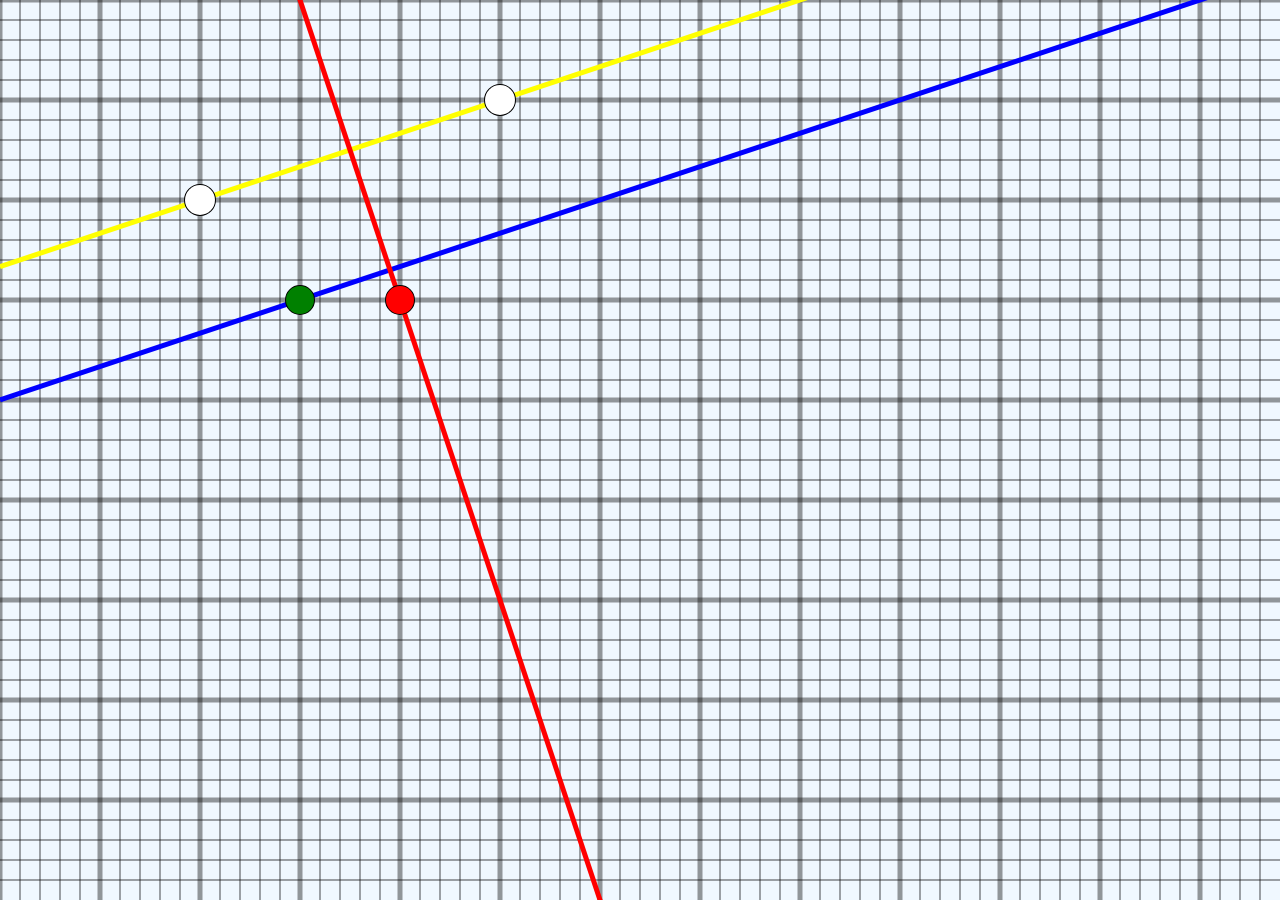
<file: html/11/index.html>
<!DOCTYPE html>
<html lang="en">
<head>
    <link rel="stylesheet" href="style.css">
    <meta charset="UTF-8">
    <meta http-equiv="X-UA-Compatible" content="IE=edge">
    <meta name="viewport" content="width=device-width, initial-scale=1.0">
    <title>11</title>
</head>
<body>
    <canvas id="canvas"></canvas>
    <script src="../../library/GraphBackGround.js"></script>
    <script src="../../library/Point.js"></script>
    <script src="../../library/LinearFunction.js"></script>
    <script src="script.js"></script>
</body>
</html>
</file>
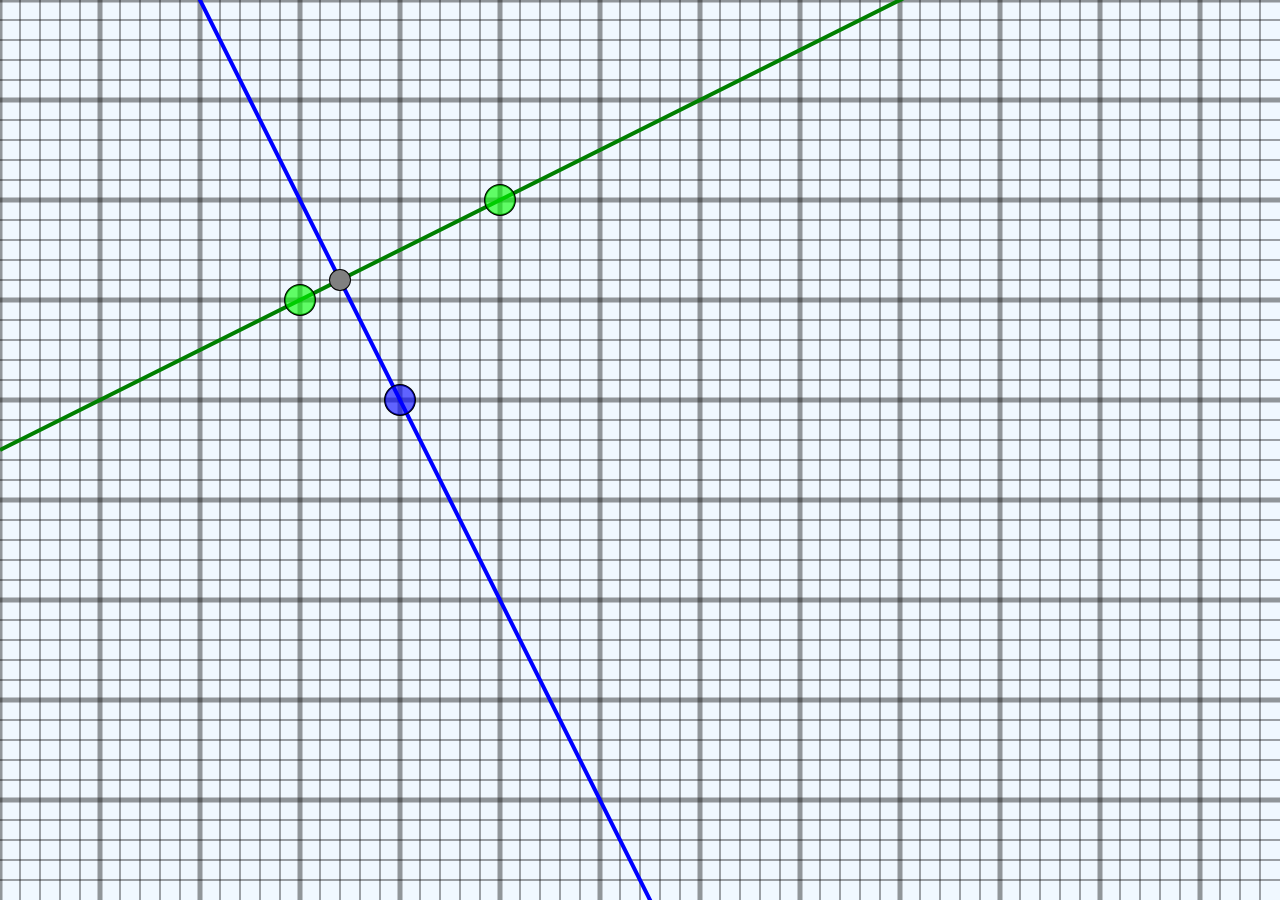
<file: html/12/index.html>
<!DOCTYPE html>
<html lang="en">
<head>
    <link rel="stylesheet" href="style.css">
    <meta charset="UTF-8">
    <meta http-equiv="X-UA-Compatible" content="IE=edge">
    <meta name="viewport" content="width=device-width, initial-scale=1.0">
    <title>12</title>
</head>
<body>
    <canvas id="canvas"></canvas>
    <script src="../../library/GraphBackGround.js"></script>
    <script src="../../library/Point.js"></script>
    <script src="../../library/LinearFunction.js"></script>
    <script src="script.js"></script>
</body>
</html>
</file>
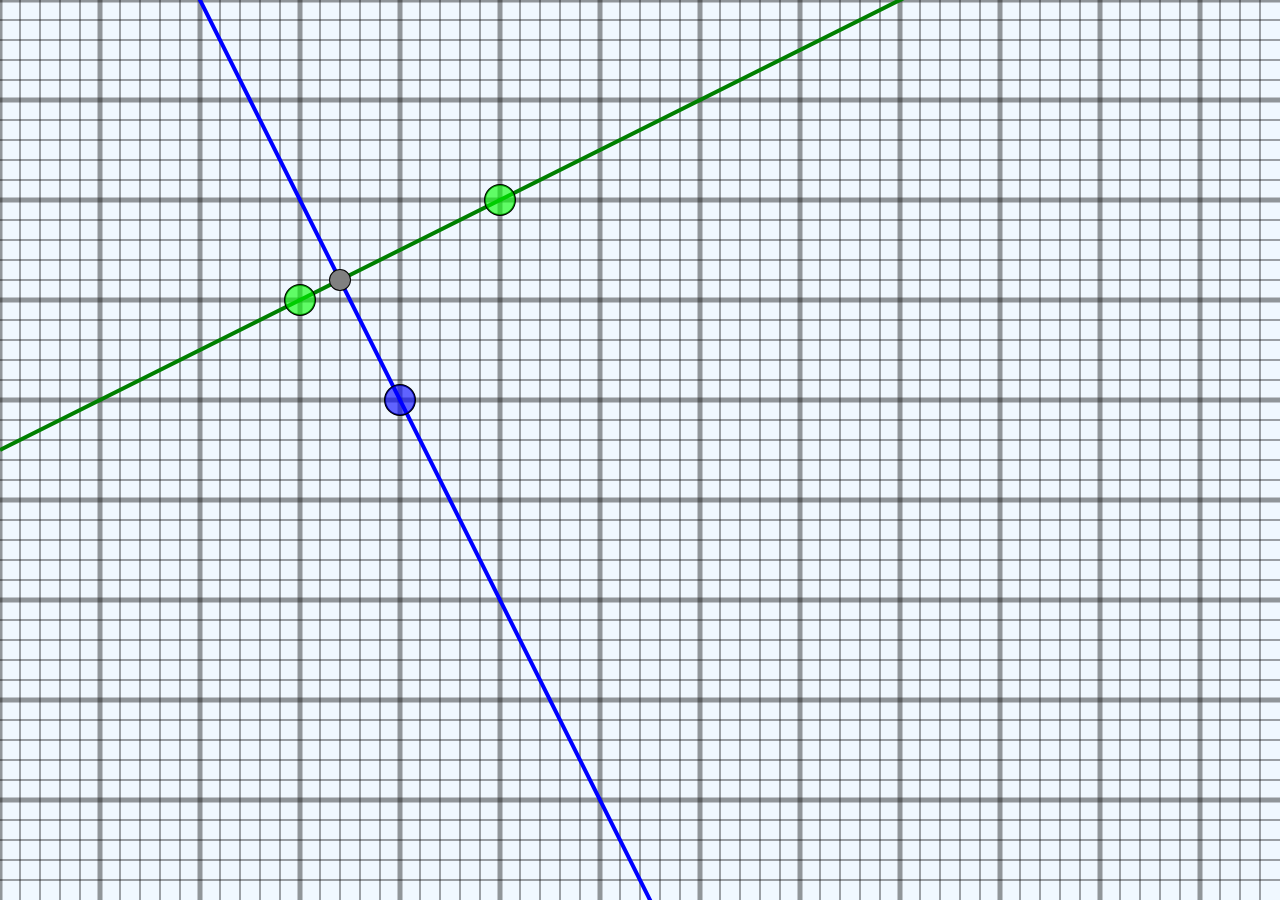
<file: html/12intersection/index.html>
<!DOCTYPE html>
<html lang="en">
<head>
    <link rel="stylesheet" href="style.css">
    <meta charset="UTF-8">
    <meta http-equiv="X-UA-Compatible" content="IE=edge">
    <meta name="viewport" content="width=device-width, initial-scale=1.0">
    <title>12 intersection</title>
</head>
<body>
    <canvas id="canvas"></canvas>
    <script src="../../library/GraphBackGround.js"></script>
    <script src="../../library/Point.js"></script>
    <script src="../../library/LinearFunction.js"></script>
    <script src="script.js"></script>
</body>
</html>
</file>
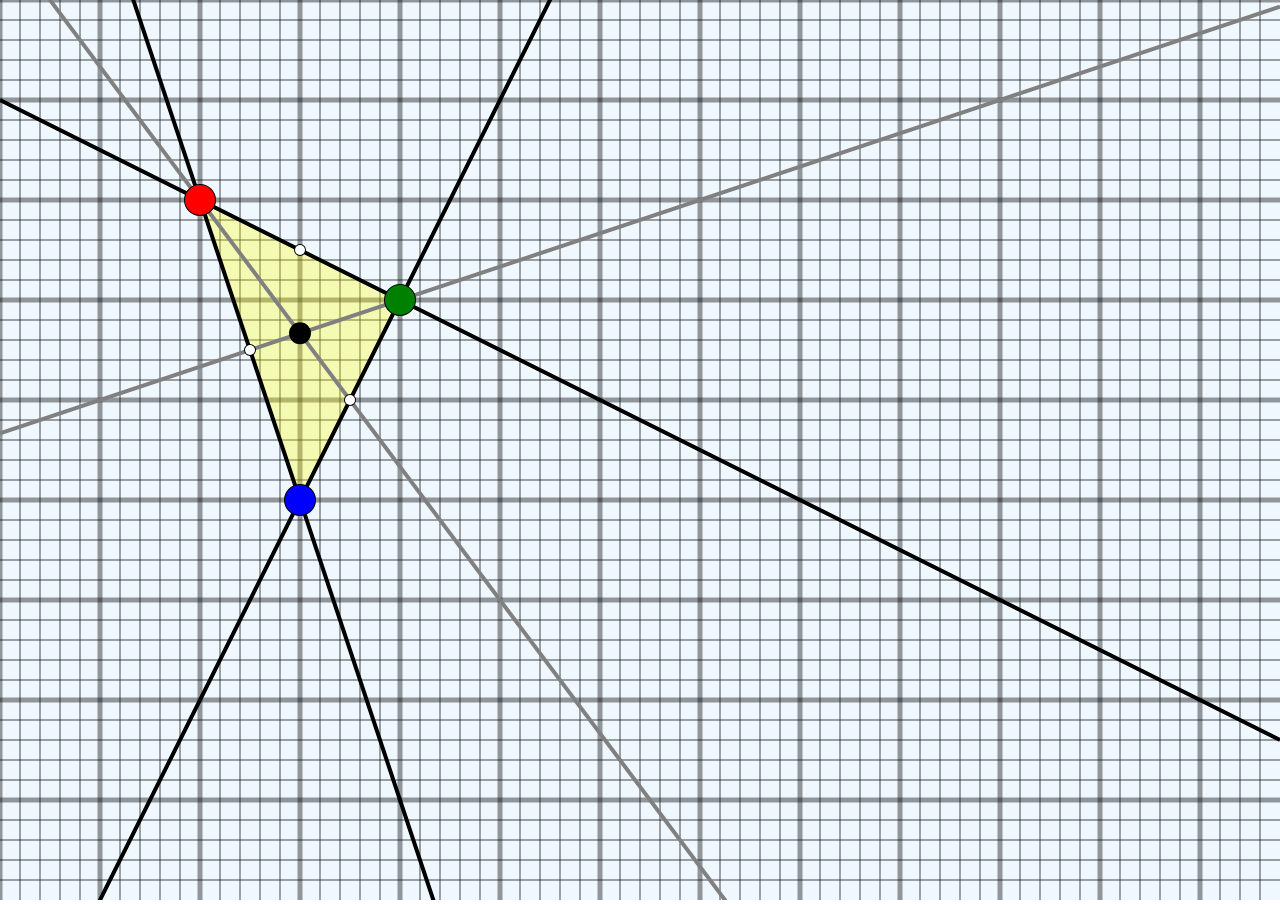
<file: html/13/index.html>
<!DOCTYPE html>
<html lang="en">
<head>
    <link rel="stylesheet" href="style.css">
    <meta charset="UTF-8">
    <meta http-equiv="X-UA-Compatible" content="IE=edge">
    <meta name="viewport" content="width=device-width, initial-scale=1.0">
    <title>13</title>
</head>
<body>
    <canvas id="canvas"></canvas>
    <script src="../../library/GraphBackGround.js"></script>
    <script src="../../library/Point.js"></script>
    <script src="../../library/LinearFunction.js"></script>
    <script src="script.js"></script>
</body>
</html>
</file>
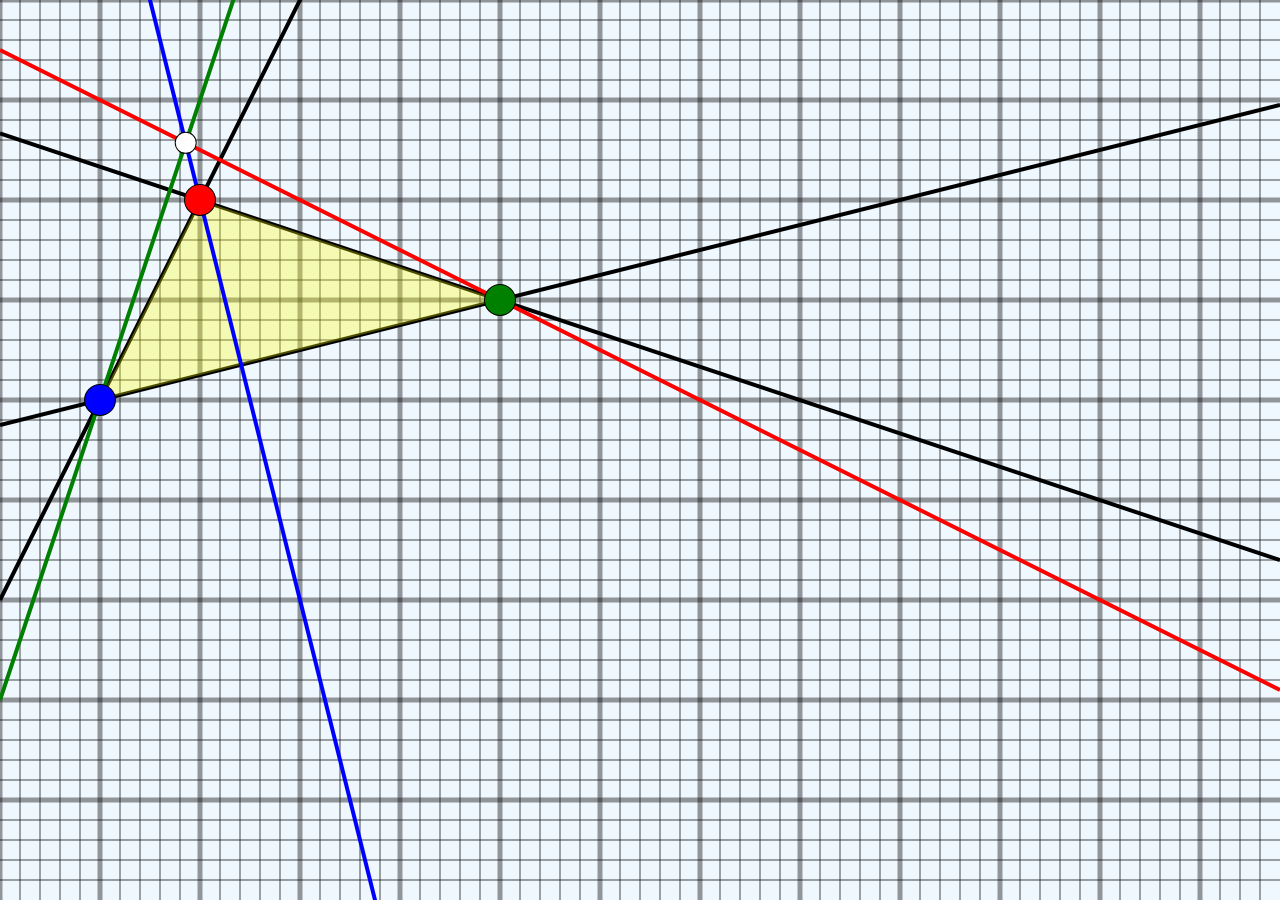
<file: html/14/index.html>
<!DOCTYPE html>
<html lang="en">
<head>
    <link rel="stylesheet" href="style.css">
    <meta charset="UTF-8">
    <meta http-equiv="X-UA-Compatible" content="IE=edge">
    <meta name="viewport" content="width=device-width, initial-scale=1.0">
    <title>14</title>
</head>
<body>
    <canvas id="canvas"></canvas>
    <script src="../../library/GraphBackGround.js"></script>
    <script src="../../library/Point.js"></script>
    <script src="../../library/LinearFunction.js"></script>
    <script src="script.js"></script>
</body>
</html>
</file>
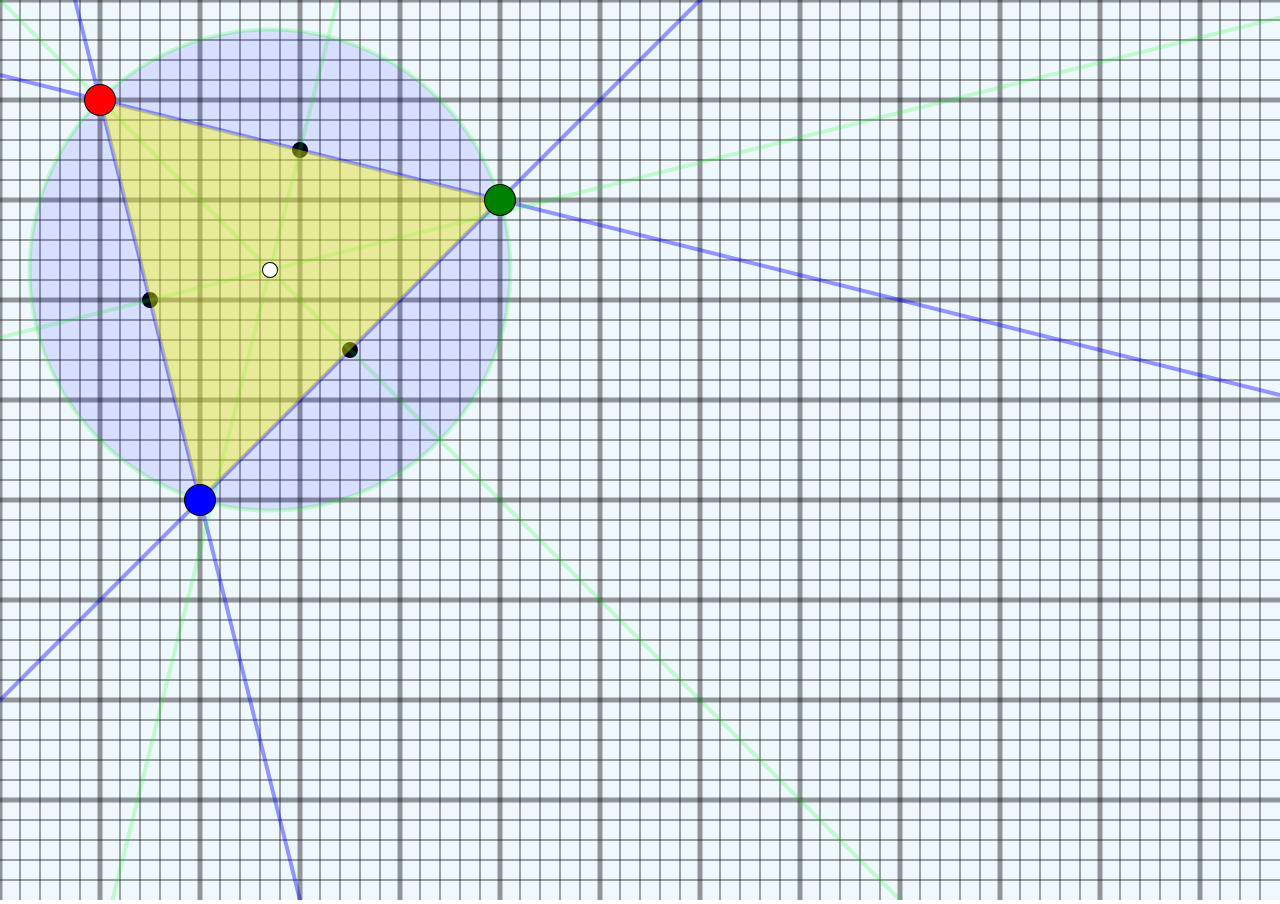
<file: html/15/index.html>
<!DOCTYPE html>
<html lang="en">
<head>
    <link rel="stylesheet" href="style.css">
    <meta charset="UTF-8">
    <meta http-equiv="X-UA-Compatible" content="IE=edge">
    <meta name="viewport" content="width=device-width, initial-scale=1.0">
    <title>15</title>
</head>
<body>
    <canvas id="canvas"></canvas>
    <script src="../../library/GraphBackGround.js"></script>
    <script src="../../library/Point.js"></script>
    <script src="../../library/LinearFunction.js"></script>
    <script src="script.js"></script>
</body>
</html>
</file>
<file: html/11/style.css>
body{
    margin: 0;
    padding: 0;
    background: white;
    overflow: hidden;
}

canvas{
    background: aliceblue;
}
</file>
<file: html/12/style.css>
body{
    margin: 0;
    padding: 0;
    background: white;
    overflow: hidden;
}

canvas{
    background: aliceblue;
}
</file>
<file: html/12intersection/style.css>
body{
    margin: 0;
    padding: 0;
    background: white;
    overflow: hidden;
}

canvas{
    background: aliceblue;
}
</file>
<file: html/13/style.css>
body{
    margin: 0;
    padding: 0;
    background: white;
    overflow: hidden;
}

canvas{
    background: aliceblue;
}
</file>
<file: html/14/style.css>
body{
    margin: 0;
    padding: 0;
    background: white;
    overflow: hidden;
}

canvas{
    background: aliceblue;
}
</file>
<file: html/15/style.css>
body{
    margin: 0;
    padding: 0;
    background: white;
    overflow: hidden;
}

canvas{
    background: aliceblue;
}
</file>
